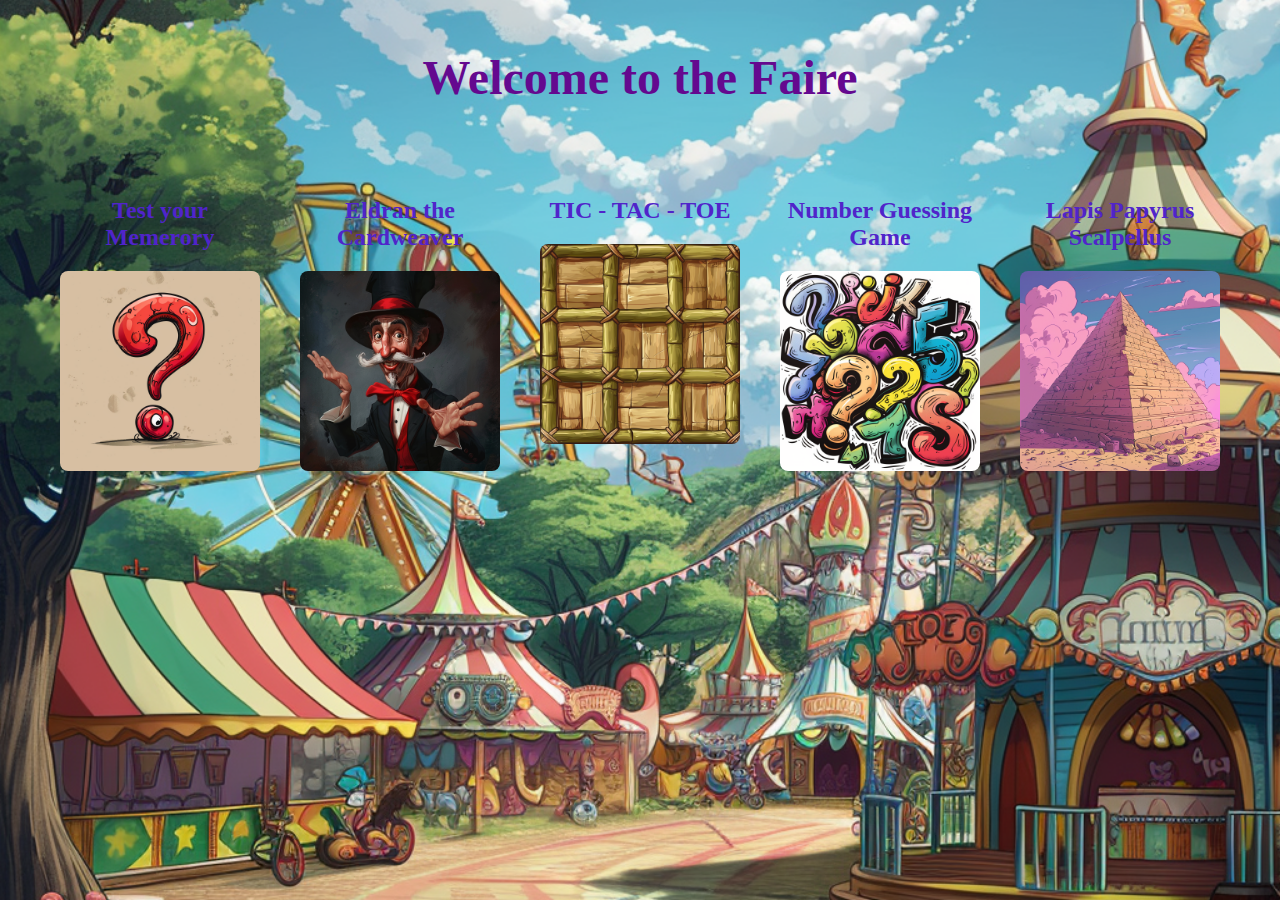
<file: index.html>
<!DOCTYPE html>
<html lang="en">
<head>
    <meta charset="UTF-8">
    <meta name="viewport" content="width=device-width, initial-scale=1.0">
    <title>Welcome to the Faire</title>
    <link rel="stylesheet" href="/CSS/index.css">
</head>
<body>
    <div class="background">
        <h1 class="welcome-title">Welcome to the Faire</h1>
        <div class="container">
            <div class="clickable" data-href="memory.html">
                <h2>Test your Memerory</h2>
                <img src="/ASSETS/guessCard.png" alt="Image 1">
            </div>
            <div class="clickable" data-href="magician.html">
                <h2>Eldran the Cardweaver</h2>
                <img src="/ASSETS/magician.png" alt="Image 2">
            </div>
            <div class="clickable" data-href="ttt.html">
                <h2>TIC - TAC - TOE</h2>
                <img src="/ASSETS/bambooGrid.png" alt="Image 3">
            </div>
            <div class="clickable" data-href="number.html">
                <h2>Number Guessing Game</h2>
                <img src="/ASSETS/guessNumber.png" alt="Image 4">
            </div>
            <div class="clickable" data-href="lps.html">
                <h2>Lapis Papyrus Scalpellus</h2>
                <img src="/ASSETS/lpsPyramid.png" alt="Image 4">
            </div>
        </div>
    </div>
    <script src="/JS/index.js"></script>
</body>
</html>
</file>
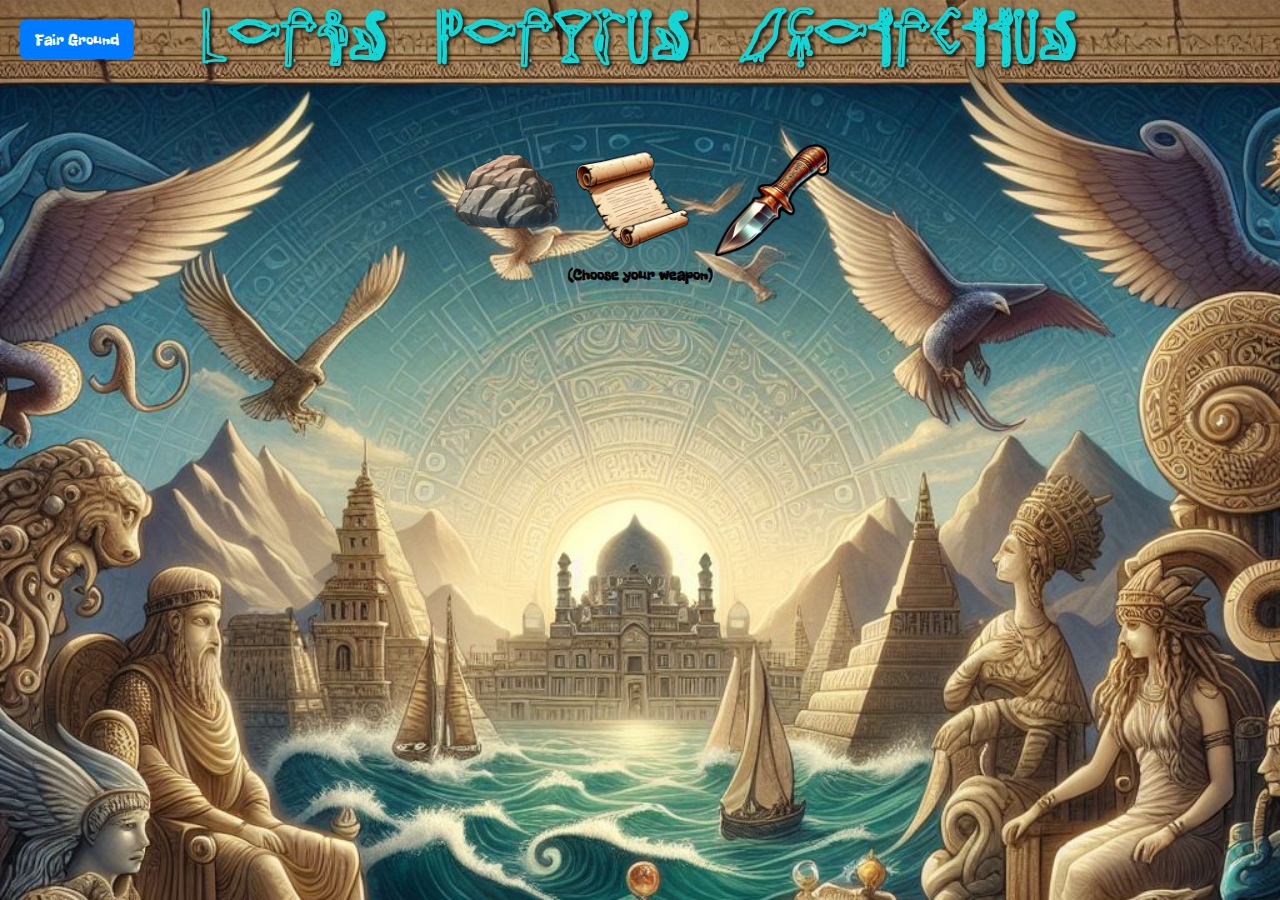
<file: lps.html>
<!DOCTYPE html>
<html lang="en">
    <head>
        <meta charset="UTF-8" />
        <meta name="viewport" content="width=device-width, initial-scale=1.0" />
        <title>Lapis Papyrus Scalpellus</title>
        <link rel="stylesheet" href="/CSS/lps.css" />
    </head>
    <body>
        <div class ="return-home">
            <button onclick="window.location.href='index.html'">Fair Ground</button>    
            </div> 
        <h1 class="title">Lapis Papyrus Scalpellus</h1>
        <div class="game">
            <button id="lapis">
                <img src="/ASSETS/lapis.png" alt="Lapis" />
            </button>
            <button id="papyrus">
                <img src="/ASSETS/papyrus.png" alt="Papyrus" />
            </button>
            <button id="scalpellus">
                <img src="/ASSETS/scalpellus.png" alt="Scalpellus" />
            </button>
        </div>
        <div id="instruction">(Choose your weapon)</div>
        <div id="anubisChoiceMessage"></div>
        <div id="anubisChoiceImage"></div>
        <div id="result"></div>
        <div id="outcomeImage"></div>
        <div id="outcomeText"></div>

        <script src="/JS/lps.js"></script>
    </body>
</html>
</file>
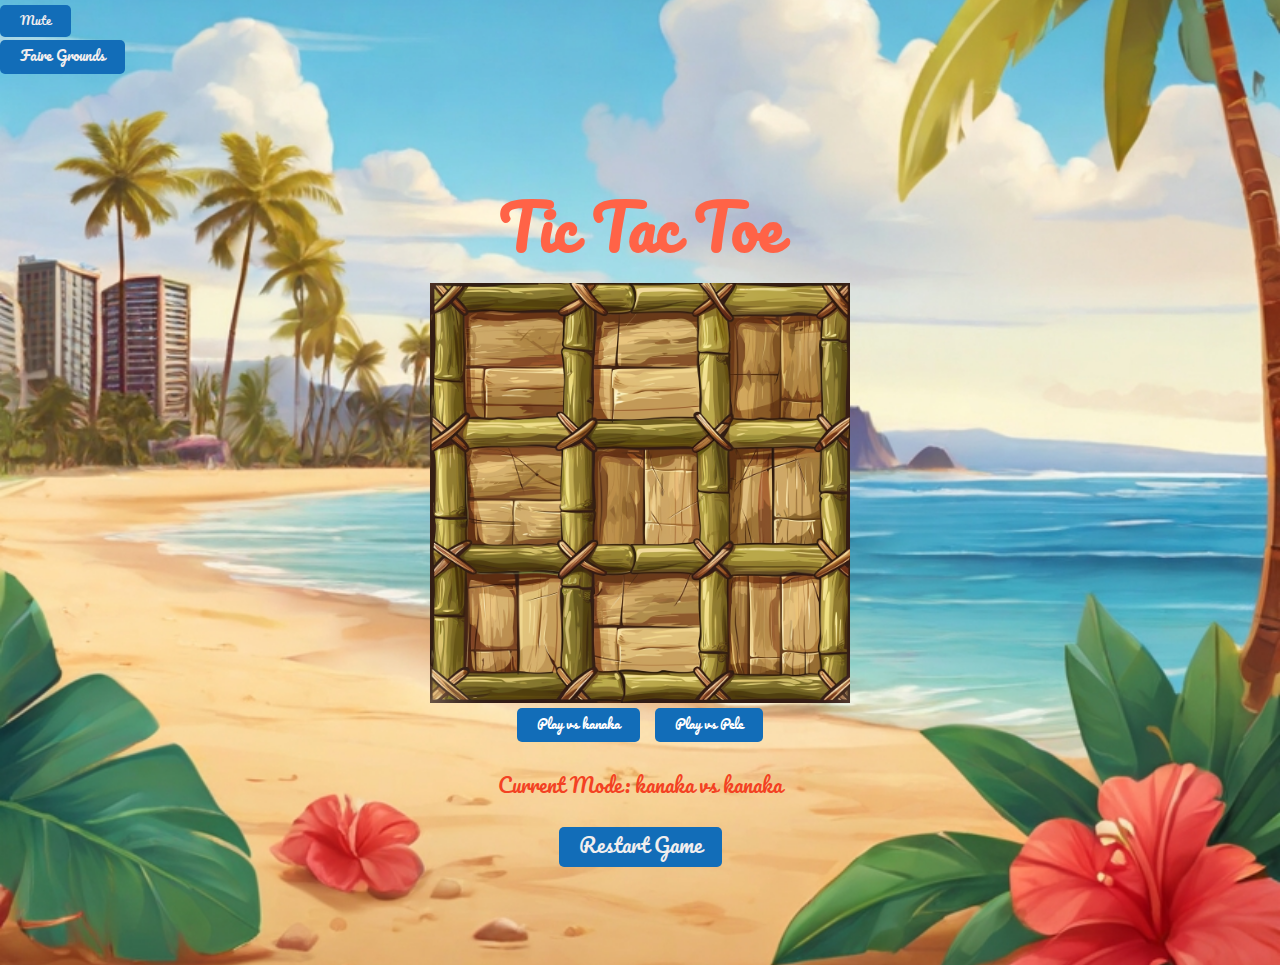
<file: ttt.html>
<!DOCTYPE html>
<html lang="en">
    <head>
        <!-- Basic page metadata -->
        <meta charset="UTF-8" />
        <meta
            name="viewport"
            content="width=device-width, initial-scale=1.0" />
        <title>Tic Tac Toe Game</title>
        <!-- Title of the web page -->

        <!-- Link to the external CSS for styling -->
        <link
            rel="stylesheet"
            href="/CSS/ttt.css" />

        <!-- Background music for the game -->
        <audio
            id="bgMusic"
            src="/Sounds/marina.mp4"
            loop></audio>
    </head>
    <body>
        <!-- Mute button for the game's background music -->
        <button id="muteButton">Mute</button>

        <!-- Link to navigate back to the games selection page -->
        <div class="go-back-wrapper">
            <a
                href="index.html"
                class="go-back"
                >Faire Grounds</a
            >
        </div>

        <!-- Main content container -->
        <div class="main-container">
            <!-- Container for displaying messages like win/lose/draw -->
            <div
                class="message-container"
                id="gameMessage"></div>
            <h1 class="game-title">Tic Tac Toe</h1>
            <!-- Game title -->

            <!-- Content container -->
            <div class="content-container">
                <!-- Game grid container -->
                <div class="game-container">
                    <div id="grid">
                        <!-- Game cells -->
                        <div
                            class="cell"
                            class="row1"
                            id="1"
                            data-cell></div>
                        <div
                            class="cell"
                            class="row1"
                            id="2"
                            data-cell></div>
                        <div
                            class="cell"
                            class="row1"
                            id="3"
                            data-cell></div>
                        <div
                            class="cell"
                            class="row2"
                            id="4"
                            data-cell></div>
                        <div
                            class="cell"
                            class="row2"
                            id="5"
                            data-cell></div>
                        <div
                            class="cell"
                            class="row2"
                            id="6"
                            data-cell></div>
                        <div
                            class="cell"
                            class="row3"
                            id="7"
                            data-cell></div>
                        <div
                            class="cell"
                            class="row3"
                            id="8"
                            data-cell></div>
                        <div
                            class="cell"
                            class="row3"
                            id="9"
                            data-cell></div>
                    </div>
                </div>

                <!-- Mode selection buttons -->
                <div class="mode-selection">
                    <button
                        class="player-mode"
                        data-mode="human">
                        Play vs kanaka
                    </button>
                    <button
                        class="player-mode"
                        data-mode="computer">
                        Play vs Pele
                    </button>
                </div>

                <!-- Indicator of the current game mode -->
                <div class="mode-indicator">Current Mode: Human vs Human</div>

                <!-- Button to restart the game -->
                <button id="restartButton">Restart Game</button>
            </div>
        </div>

        <!-- Link to the external JavaScript for game logic -->
        <script src="/JS/ttt.js"></script>
    </body>
</html>
</file>
<file: CSS/index.css>
body, html {
    margin: 0;
    padding: 0;
    width: 100%;
    height: 100%;
}
@font-face {
    font-family: "dancingScript", cursive;
    src: url('/Fonts/dancingscript.woff2') format('woff2'),
         url('/Fonts/dancingscript.woff') format('woff');
    }
.background {
    background-image: url('/ASSETS/fairGrounds.png');
    background-size: cover;
    background-position: center;
    height: 100%;
    display: flex;
    flex-direction: column;
    align-items: center;
    text-align: center;
}

.welcome-title {
    font-family: 'dancingScript', cursive;
    font-size: 48px;
    color: #64098f;
    margin-top: 50px;
}

.container {
    display: flex;
    justify-content: space-around;
    flex-wrap: wrap;
    margin-top: 20px;
    border-radius: 8px;
}

.clickable {
    width: 200px;
    margin: 20px;
    cursor: pointer;
    
}

.clickable h2 {
    font-family: 'dancingScript', cursive;
    color: #5024ca;
}

.clickable img {
    width: 100%;
    height: auto;
    border-radius: 8px;
}
</file>
<file: CSS/lps.css>
@font-face {
    font-family: "egyptian_all_capsregular";
    src: url("/Fonts/egptianAllCaps.ttf") format("truetype"),
        url("/Fonts/egptianallcaps-webfont.woff2") format("woff2"),
        url("/Fonts/egptianallcaps-webfont.woff format") format("woff");
    font-weight: normal;
    font-style: normal;
}
@font-face {
    font-family: "Freckle Face";
    src: url("/Fonts/FreckleFace-Regular.ttf") format("truetype");
    font-weight: 400;
    font-style: normal;
}
body {
    font-family: Arial, sans-serif;
    text-align: center;
}
body {
    background-image: url("/ASSETS/bgLPS.jpg");
    background-size: cover;
    background-repeat: no-repeat;
}
h1 {
    color: #333;
}
.go-back {
    display: inline-block;
    padding: 10px 20px;
    margin: 10px 0;
    background-color: #5a5454;
    color: black;
    text-decoration: none;
    border-radius: 5px;
    font-family: Arial, sans-serif;
}
.go-back:hover {
    background-color: #807575;
}
.title {
    font-family: "egyptian_all_capsregular", sans-serif;
    color: rgb(19, 214, 214);
    font-size: 60px;
    text-shadow: 2px 2px 4px #000000;
    letter-spacing: 2px;
    margin-top: -12px;
}
.game button {
    margin-top: 30px;
    margin-right: 10px;
    font-size: 18px;
    padding: 10px 20px;
    cursor: pointer;
    transition: transform 0.3s ease;
}
.game button:hover {
    transform: scale(1.1);
}
.game button {
    background: transparent;
    border: none;
    padding: 0;
}
.game img,
.game input[type="image"] {
    background: none;
    border: none;
    width: 120px;
    height: auto;
    cursor: pointer;
}
.choices {
    display: flex;
    justify-content: space-around;
    margin-top: 20px;
}
#instruction {
    font-family: "Freckle Face";
    color: #0c0404;
    font-weight: bold;
    font-size: 16px;
    margin-bottom: 20px;
}
#anubisChoiceMessage {
    font-family: "Freckle Face";
    color: #5c0572;
    font-size: 32px;
    font-weight: bold;
    margin-top: 20px;
}
.computer-choice-image {
    width: 120px;
    height: auto;
    object-fit: contain;
}
#result {
    font-family: "Freckle Face";
    font-size: 38px;
    color: #3d350a;
}
.anubis-outcome-image {
    background: transparent;
    width: 150px;
    height: auto;
    margin-top: 20px;
}
#outcomeText {
    color: #3d350a;
    font-size: 24px;
    margin-top: 10px;
    font-family: "Freckle Face", Arial, sans-serif;
}
.return-home button {
    font-family: "Freckle Face";
    padding: 10px 15px;
    background-color: #007bff;
    color: white;
    border: none;
    border-radius: 5px;
    cursor: pointer;
    font-size: 16px;
    transition: background-color 0.3s ease;
    position: absolute;
    top: 0;
    left: 0;
    z-index: 1000;
    margin: 20px; 
}

.return-home button:hover {
    background-color: #0056b3;
}
</file>
<file: CSS/ttt.css>
@font-face {
    font-family: "Pacifico";
    src: url("/Fonts/pacifico-regular-webfont.woff2") format("woff2"),
        url("/Fonts/pacifico-regular-webfont.woff") format("woff"),
        url("/Fonts/pacifico-regular.ttf") format("truetype");
    font-weight: normal;
    font-style: normal;
}

body {
    font-family: "Arial", sans-serif;
    background-color: #f0e68c;
    background-image: url("/ASSETS/tttBG.jpg");
    background-size: cover;
    background-position: center;
    background-repeat: no-repeat;
    margin: 0;
    padding: 0;
    width: 100%;
    height: 100vh;
    overflow: hidden;
}

.main-container {
    display: flex;
    flex-direction: column;
    justify-content: center;
    align-items: center;
    text-align: center;
    height: 100vh;
}

.game-title {
    font-family: "Pacifico", cursive;
    font-size: 60px;
    color: #ff6347;
    margin: 0;
    padding-bottom: 20px;
}

.content-container {
    display: flex;
    flex-direction: column;
    align-items: center;
    justify-content: center;
}

.game-container {
    position: relative;
}

#grid {
    display: grid;
    grid-template-columns: repeat(3, 1fr);
    grid-gap: 5px;
    width: 420px;
    height: 420px;
    background-image: url("/ASSETS/bambooGrid.png");
    background-size: cover;
    background-position: center;
    background-repeat: no-repeat;
    position: relative;
}
.cell {
    width: 100px;
    height: 100px;
    /* background-color: #fff8dc; */
    display: flex;
    position: absolute;
    cursor: pointer;
    top: 0;
    left: 0;
}
.cell.coconut {
    background-image: url("/ASSETS/coconut.png");
    background-size: cover;
}

.cell.starfish {
    background-image: url("/ASSETS/starfish.png");
    background-size: cover;
}

.cell:nth-child(1) {
    transform: translate(30px, 32px);
}

.cell:nth-child(2) {
    transform: translate(167px, 32px);
}

.cell:nth-child(3) {
    transform: translate(290px, 32px);
}

.cell:nth-child(4) {
    transform: translate(28px, 165px);
}

.cell:nth-child(5) {
    transform: translate(167px, 165px);
}

.cell:nth-child(6) {
    transform: translate(290px, 165px);
}

.cell:nth-child(7) {
    transform: translate(28px, 290px);
}

.cell:nth-child(8) {
    transform: translate(167px, 290px);
}

.cell:nth-child(9) {
    transform: translate(290px, 290px);
}
#restartButton {
    font-family: "Pacifico", cursive;
    background-color: #126db8;
    color: rgb(241, 238, 238);
    font-size: 20px;
    padding: 10px 20px;
    margin-top: 20px;
    border: none;
    cursor: pointer;
    border-radius: 5px;
    transition: background-color 0.3s ease;
}
#restartButton:hover {
    background-color: #075c6b;
}
#gameMessage {
    font-family: "Pacifico", cursive;
    font-size: 72px;
    color: #137688;
    margin-bottom: 20px;
    padding: 10px;
    text-align: center;
    width: 100%;
    transition: all 0.3s ease;
}
.mode-selection {
    margin-bottom: 20px;
}

.player-mode {
    font-family: "Pacifico", cursive;
    background-color: #126db8;
    color: white;
    border: none;
    border-radius: 5px;
    padding: 10px 20px;
    margin: 5px;
    cursor: pointer;
    transition: background-color 0.3s ease;
}

.player-mode:hover {
    background-color: #075c6b;
}
.mode-indicator {
    font-family: "Pacifico", cursive;
    color: #f34223;
    margin: 10px 0;
    font-size: 20px;
    text-align: center;
}
#muteButton {
    font-family: "Pacifico", cursive;
    background-color: #126db8;
    color: rgb(241, 238, 238);
    font-size: 12px;
    padding: 10px 20px;
    margin-top: 5px;
    margin-bottom: 10px;
    border: none;
    cursor: pointer;
    border-radius: 5px;
    transition: background-color 0.3s ease;
}
#muteButton:hover {
    background-color: #075c6b;
}
.go-back {
    font-family: "Pacifico", cursive;
    background-color: #126db8;
    color: rgb(241, 238, 238);
    font-size: 14px;
    padding: 10px 20px;
    margin-top: 20px;
    border: none;
    cursor: pointer;
    border-radius: 5px;
    transition: background-color 0.3s ease;
    text-decoration: none;
}
.go-back:hover {
    background-color: #075c6b;
}
</file>
